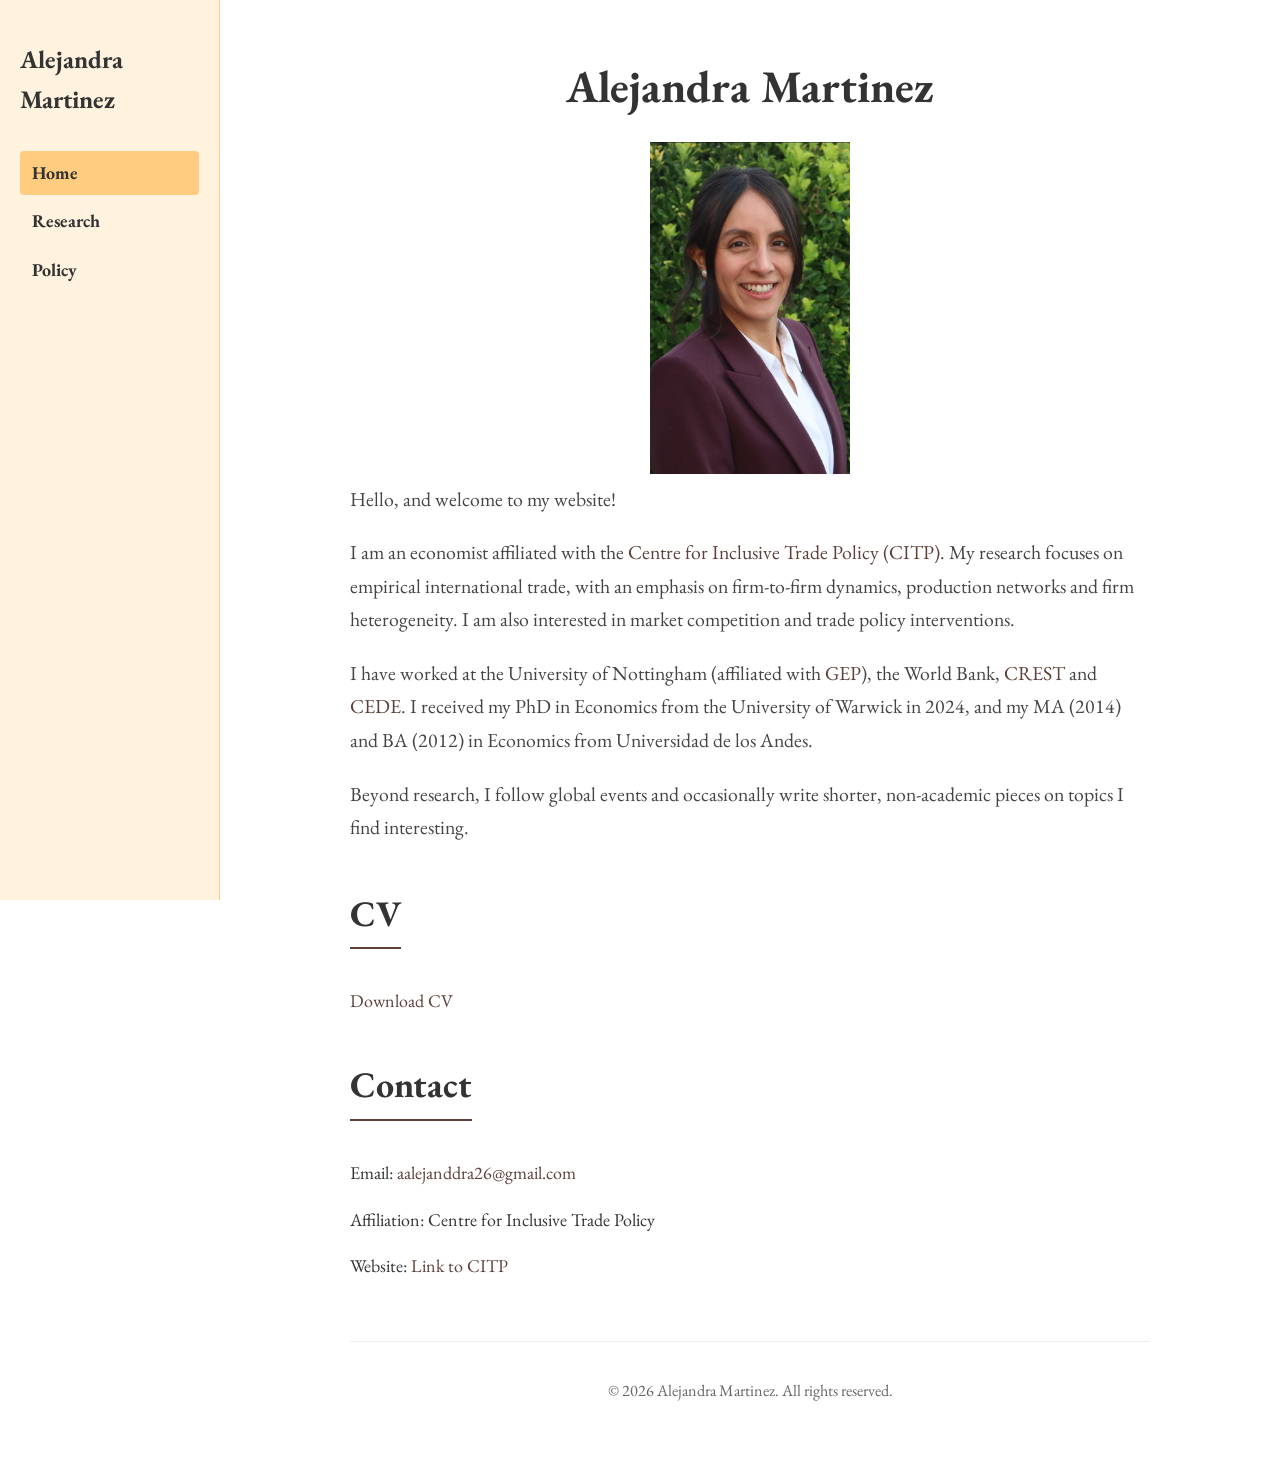
<file: index.html>
<!DOCTYPE html>
<html lang="en">
<head>
    <meta charset="UTF-8">
    <meta name="viewport" content="width=device-width, initial-scale=1.0">
    <title>Alejandra Martinez - Personal Website</title>
    <link href="https://fonts.googleapis.com/css2?family=EB+Garamond:wght@400;700&display=swap" rel="stylesheet">
    <link rel="stylesheet" href="style.css">
</head>
<body>

<aside class="sidebar">
    <a class="site-name" href="index.html">Alejandra Martinez</a>
    <nav>
        <a href="index.html" class="active">Home</a>
        <a href="research.html">Research</a>
        <a href="policy.html">Policy</a>
    </nav>
</aside>

<main>
<div class="content">
    <div class="profile">
        <h1>Alejandra Martinez</h1>
        <img src="photo_amc (1).png" alt="Photo of Alejandra Martinez">
    </div>

    <div class="intro">
            <p>Hello, and welcome to my website!</p>
            <p>I am an economist affiliated with the <a href="https://citp.ac.uk/">Centre for Inclusive Trade Policy (CITP)</a>. My research focuses on empirical international trade, with an emphasis on firm-to-firm dynamics, production networks and firm heterogeneity. I am also interested in market competition and trade policy interventions.</p>
            <p>I have worked at the University of Nottingham (affiliated with <a href="https://www.nottingham.ac.uk/gep/">GEP</a>), the World Bank, <a href="https://crest.science/">CREST</a> and <a href="https://economia.uniandes.edu.co/cede">CEDE</a>. I received my PhD in Economics from the University of Warwick in 2024, and my MA (2014) and BA (2012) in Economics from Universidad de los Andes.</p>
            <p>Beyond research, I follow global events and occasionally write shorter, non-academic pieces on topics I find interesting.</p>
    </div>

    <div id="cv" class="section">
        <h2>CV</h2>
        <p><a href="Academic_CV.pdf" download>Download CV</a></p>
    </div>

    <div id="contact" class="section">
        <h2>Contact</h2>
    <p>Email: <a href="mailto:aalejanddra26@gmail.com">aalejanddra26@gmail.com</a></p>
    <p>Affiliation: Centre for Inclusive Trade Policy</p>
    <p>Website: <a href="https://citp.ac.uk/people/alejandra-martinez" target="_blank">Link to CITP</a></p>
    </div>

    <footer>
        <p>&copy; 2026 Alejandra Martinez. All rights reserved.</p>
    </footer>
</div>
</main>

</body>
</html>
</file>
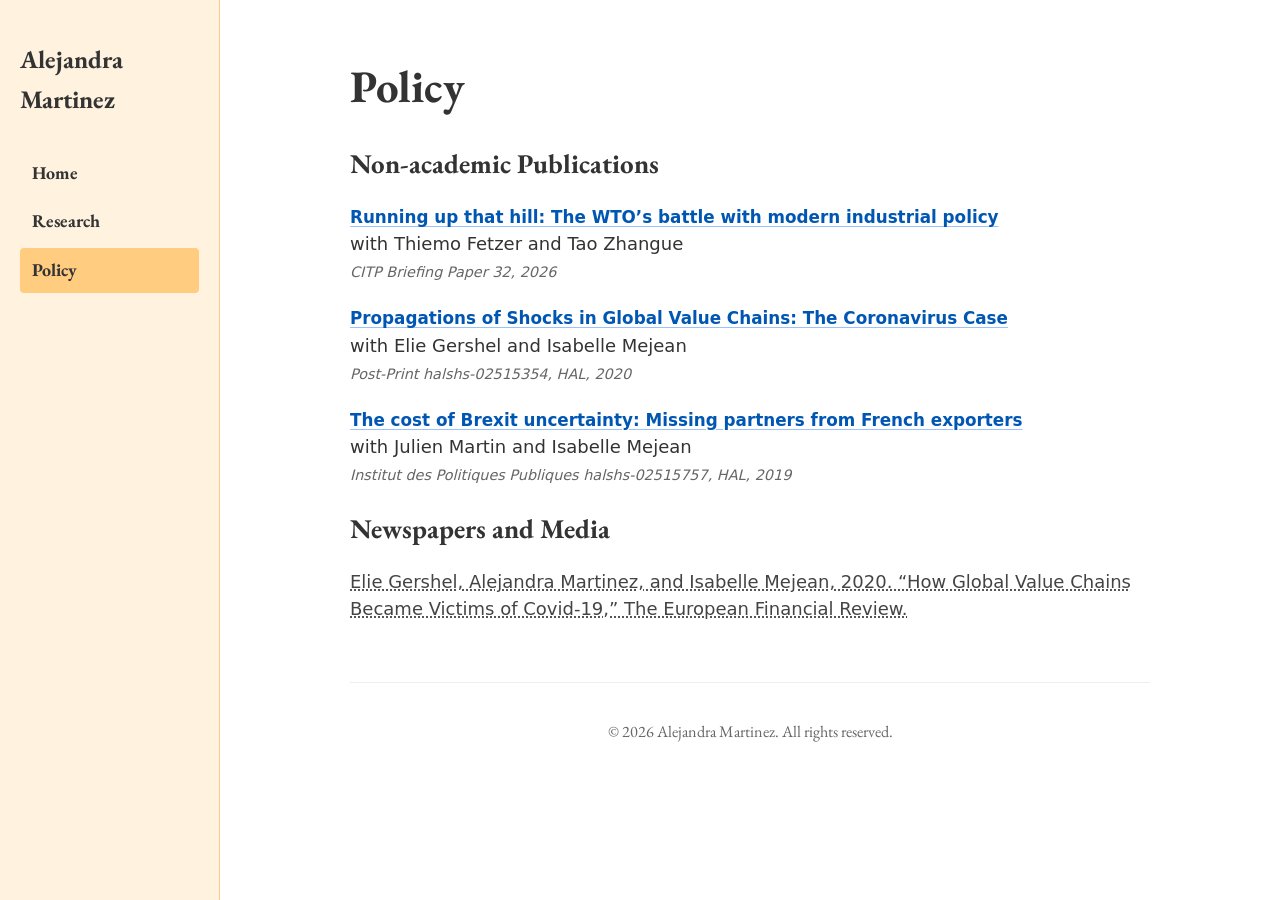
<file: policy.html>
<!DOCTYPE html>
<html lang="en">
<head>
    <meta charset="UTF-8">
    <meta name="viewport" content="width=device-width, initial-scale=1.0">
    <title>Policy - Alejandra Martinez</title>
    <link href="https://fonts.googleapis.com/css2?family=EB+Garamond:wght@400;700&display=swap" rel="stylesheet">
    <link rel="stylesheet" href="style.css">
</head>
<body>

<aside class="sidebar">
    <a class="site-name" href="index.html">Alejandra Martinez</a>
    <nav>
        <a href="index.html">Home</a>
        <a href="research.html">Research</a>
        <a href="policy.html" class="active">Policy</a>
    </nav>
</aside>

<main>
<div class="content">
    <h1>Policy</h1>
    <h3>Non-academic Publications</h3>

<p class="paper">
  <a class="paper-title" href="https://citp.ac.uk/publications/running-up-that-hill-the-wtos-battle-with-modern-industrial-policy">Running up that hill: The WTO’s battle with modern industrial policy</a> <br>
  with Thiemo Fetzer and Tao Zhangue <br>
  <span class="paper-meta">CITP Briefing Paper 32, 2026</span>
</p>

<p class="paper">
  <a class="paper-title" href="https://www.ipp.eu/en/publication/the-spread-of-shocks-through-international-value-chains-the-case-of-the-coronavirus/">Propagations of Shocks in Global Value Chains: The Coronavirus Case</a> <br>
  with Elie Gershel and Isabelle Mejean <br>
  <span class="paper-meta">Post-Print halshs-02515354, HAL, 2020</span>
</p>

<p class="paper">
  <a class="paper-title" href="https://www.ipp.eu/en/publication/the-cost-of-brexit-related-uncertainty-fewer-customers-for-french-exporters/">The cost of Brexit uncertainty: Missing partners from French exporters</a> <br>
  with Julien Martin and Isabelle Mejean <br>
  <span class="paper-meta">Institut des Politiques Publiques halshs-02515757, HAL, 2019</span>
</p>

    <h3>Newspapers and Media</h3>

        <p class="paper">
            <a href="https://www.europeanfinancialreview.com/how-global-value-chains-became-victims-of-covid-19/">
                Elie Gershel, Alejandra Martinez, and Isabelle Mejean, 2020. “How Global Value Chains Became Victims of Covid-19,” The European Financial Review.</a>
        </p>

    <footer>
        <p>&copy; 2026 Alejandra Martinez. All rights reserved.</p>
    </footer>
</div>
</main>

</body>
</html>
</file>
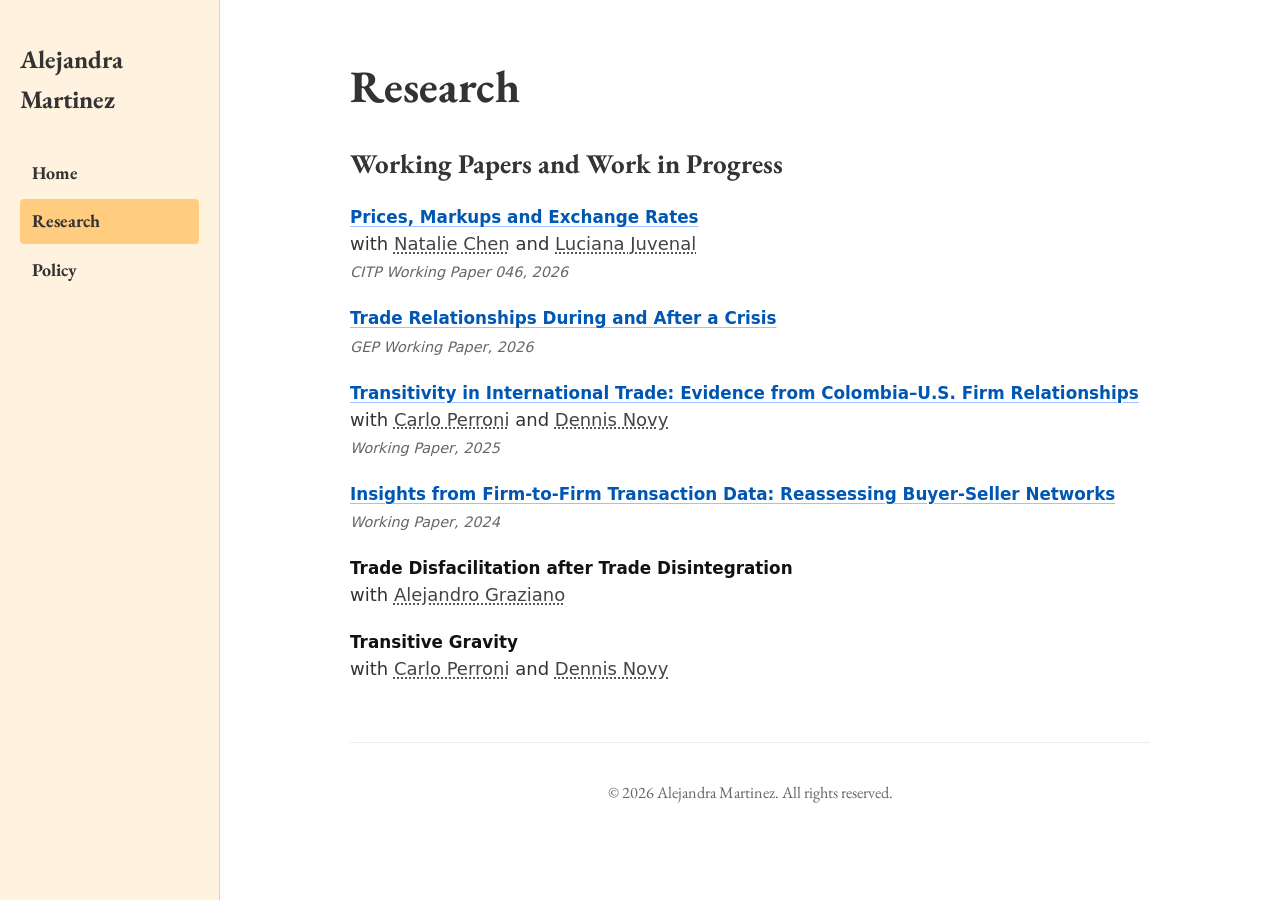
<file: research.html>
<!DOCTYPE html>
<html lang="en">
<head>
    <meta charset="UTF-8">
    <meta name="viewport" content="width=device-width, initial-scale=1.0">
    <title>Research - Alejandra Martinez</title>
    <link href="https://fonts.googleapis.com/css2?family=EB+Garamond:wght@400;700&display=swap" rel="stylesheet">
    <link rel="stylesheet" href="style.css">
</head>
<body>

<aside class="sidebar">
    <a class="site-name" href="index.html">Alejandra Martinez</a>
    <nav>
        <a href="index.html">Home</a>
        <a href="research.html" class="active">Research</a>
        <a href="policy.html">Policy</a>
    </nav>
</aside>

<main>
<div class="content">
    <h1>Research</h1>
    <h3>Working Papers and Work in Progress</h3>

<p class="paper">
  <a class="paper-title" href="https://citp.ac.uk/publications/prices-markups-and-exchange-rates">Prices, Markups and Exchange Rates</a> <br>
  with <a href="https://profiles.warwick.ac.uk/ecsdaf-natalie-chen">Natalie Chen</a> and <a href="https://sites.google.com/site/lucianajuvenal/home">Luciana Juvenal</a> <br>
  <span class="paper-meta">CITP Working Paper 046, 2026</span>
</p>

<p class="paper">
  <a class="paper-title" href="https://www.nottingham.ac.uk/gep/news-events/news/papers/2026/2604.aspx">Trade Relationships During and After a Crisis</a> <br>
  <span class="paper-meta">GEP Working Paper, 2026</span>
</p>

<p class="paper">
  <a class="paper-title" href="https://arxiv.org/abs/2512.18893">Transitivity in International Trade: Evidence from Colombia–U.S. Firm Relationships</a> <br>
  with <a href="https://warwick.ac.uk/fac/soc/economics/staff/cperroni/">Carlo Perroni</a> and <a href="https://profiles.warwick.ac.uk/ecsfak-dennis-novy">Dennis Novy</a> <br>
  <span class="paper-meta">Working Paper, 2025</span>
</p>

<p class="paper">
  <a class="paper-title" href="Reassesing_Firm-to-firm_Martinez.pdf">Insights from Firm-to-Firm Transaction Data: Reassessing Buyer-Seller Networks</a> <br>
  <span class="paper-meta">Working Paper, 2024</span>
</p>

<p class="paper">
  <span class="paper-title">Trade Disfacilitation after Trade Disintegration</span> <br>
  with <a href="https://sites.google.com/view/alejandrograziano">Alejandro Graziano</a>
</p>

<p class="paper">
  <span class="paper-title">Transitive Gravity</span> <br>
  with <a href="https://warwick.ac.uk/fac/soc/economics/staff/cperroni/">Carlo Perroni</a> and <a href="https://profiles.warwick.ac.uk/ecsfak-dennis-novy">Dennis Novy</a>
</p>

    <footer>
        <p>&copy; 2026 Alejandra Martinez. All rights reserved.</p>
    </footer>
</div>
</main>

</body>
</html>
</file>
<file: style.css>
body {
    font-family: 'EB Garamond', serif;
    font-size: 18px;
    line-height: 1.6;
    color: #333;
    margin: 0;
    background-color: #FFFFFF;
}

/* Left sidebar menu */
.sidebar {
    position: fixed;
    top: 0;
    left: 0;
    width: 220px;
    height: 100vh;
    background-color: #FFF3E0;
    padding: 40px 20px;
    box-sizing: border-box;
    border-right: 1px solid #FFCC80;
}

.sidebar .site-name {
    display: block;
    font-size: 1.4em;
    font-weight: 700;
    color: #333;
    margin-bottom: 30px;
}

.sidebar nav a {
    display: block;
    padding: 8px 12px;
    margin-bottom: 4px;
    color: #333;
    font-weight: bold;
    border-radius: 4px;
}

.sidebar nav a:hover { background-color: #FFE0B2; color: #5D4037; }
.sidebar nav a.active { background-color: #FFCC80; }

/* Main content */
main {
    margin-left: 220px;
    padding: 50px 40px;
}

.content { max-width: 800px; margin: 0 auto; }

h1 { font-size: 2.5em; font-weight: 700; margin: 0 0 20px; }

.profile { text-align: center; }
.profile img { width: 200px; height: auto; }

.intro p { font-size: 1.1em; color: #444; line-height: 1.7; margin: 0 0 1em; }

.section { margin-top: 40px; }

.section h2 {
    font-size: 2em;
    font-weight: 700;
    border-bottom: 2px solid #5D4037;
    padding-bottom: 5px;
    display: inline-block;
    margin: 0 0 20px;
}

h3 { font-size: 1.5em; font-weight: 700; margin: 20px 0 10px; }

/* Paper entries */
.paper {
    font-family: system-ui, -apple-system, sans-serif;
    line-height: 1.5;
    margin-bottom: 1.25rem;
    color: #333;
}
.paper-title { font-weight: 600; font-size: 1.05rem; }
a.paper-title {
    color: #0056b3;
    text-decoration: underline;
    text-decoration-color: #99c2ff;
    text-underline-offset: 3px;
}
a.paper-title:hover { color: #003d82; background-color: #eef5ff; text-decoration-color: #003d82; }
span.paper-title { color: #111; }
.paper a:not(.paper-title) {
    color: #444;
    text-decoration: underline;
    text-decoration-style: dotted;
    text-underline-offset: 2px;
}
.paper a:not(.paper-title):hover { color: #0056b3; text-decoration-style: solid; }
.paper-meta { font-size: 0.9rem; color: #666; font-style: italic; }

/* Links */
a { color: #5D4037; text-decoration: none; }
a:hover { color: #333; }

footer {
    margin-top: 60px;
    padding-top: 20px;
    border-top: 1px solid #eee;
    text-align: center;
    font-size: 0.9em;
    color: #666;
}

/* Phones: menu moves to the top */
@media (max-width: 700px) {
    .sidebar {
        position: static;
        width: 100%;
        height: auto;
        padding: 16px;
        border-right: none;
        border-bottom: 1px solid #FFCC80;
    }
    .sidebar .site-name { margin-bottom: 10px; }
    .sidebar nav a { display: inline-block; }
    main { margin-left: 0; padding: 30px 16px; }
}
</file>
